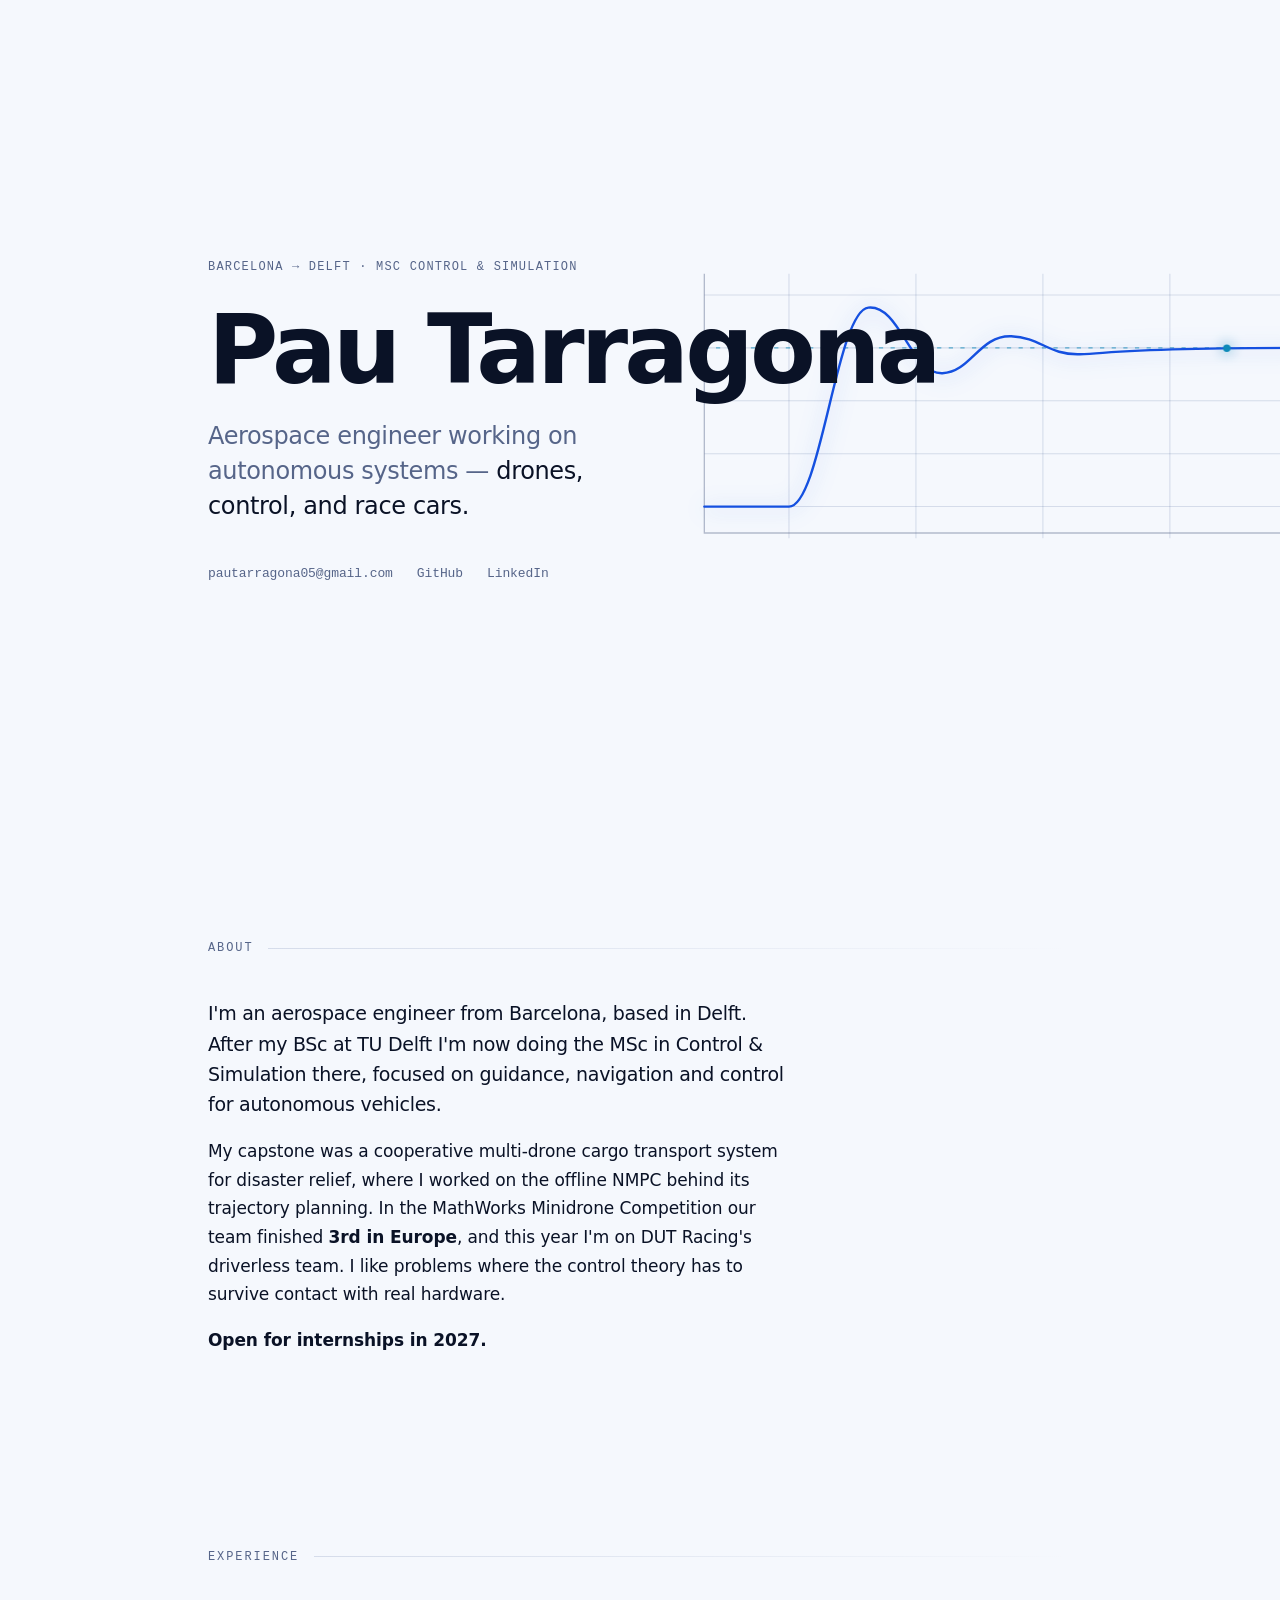
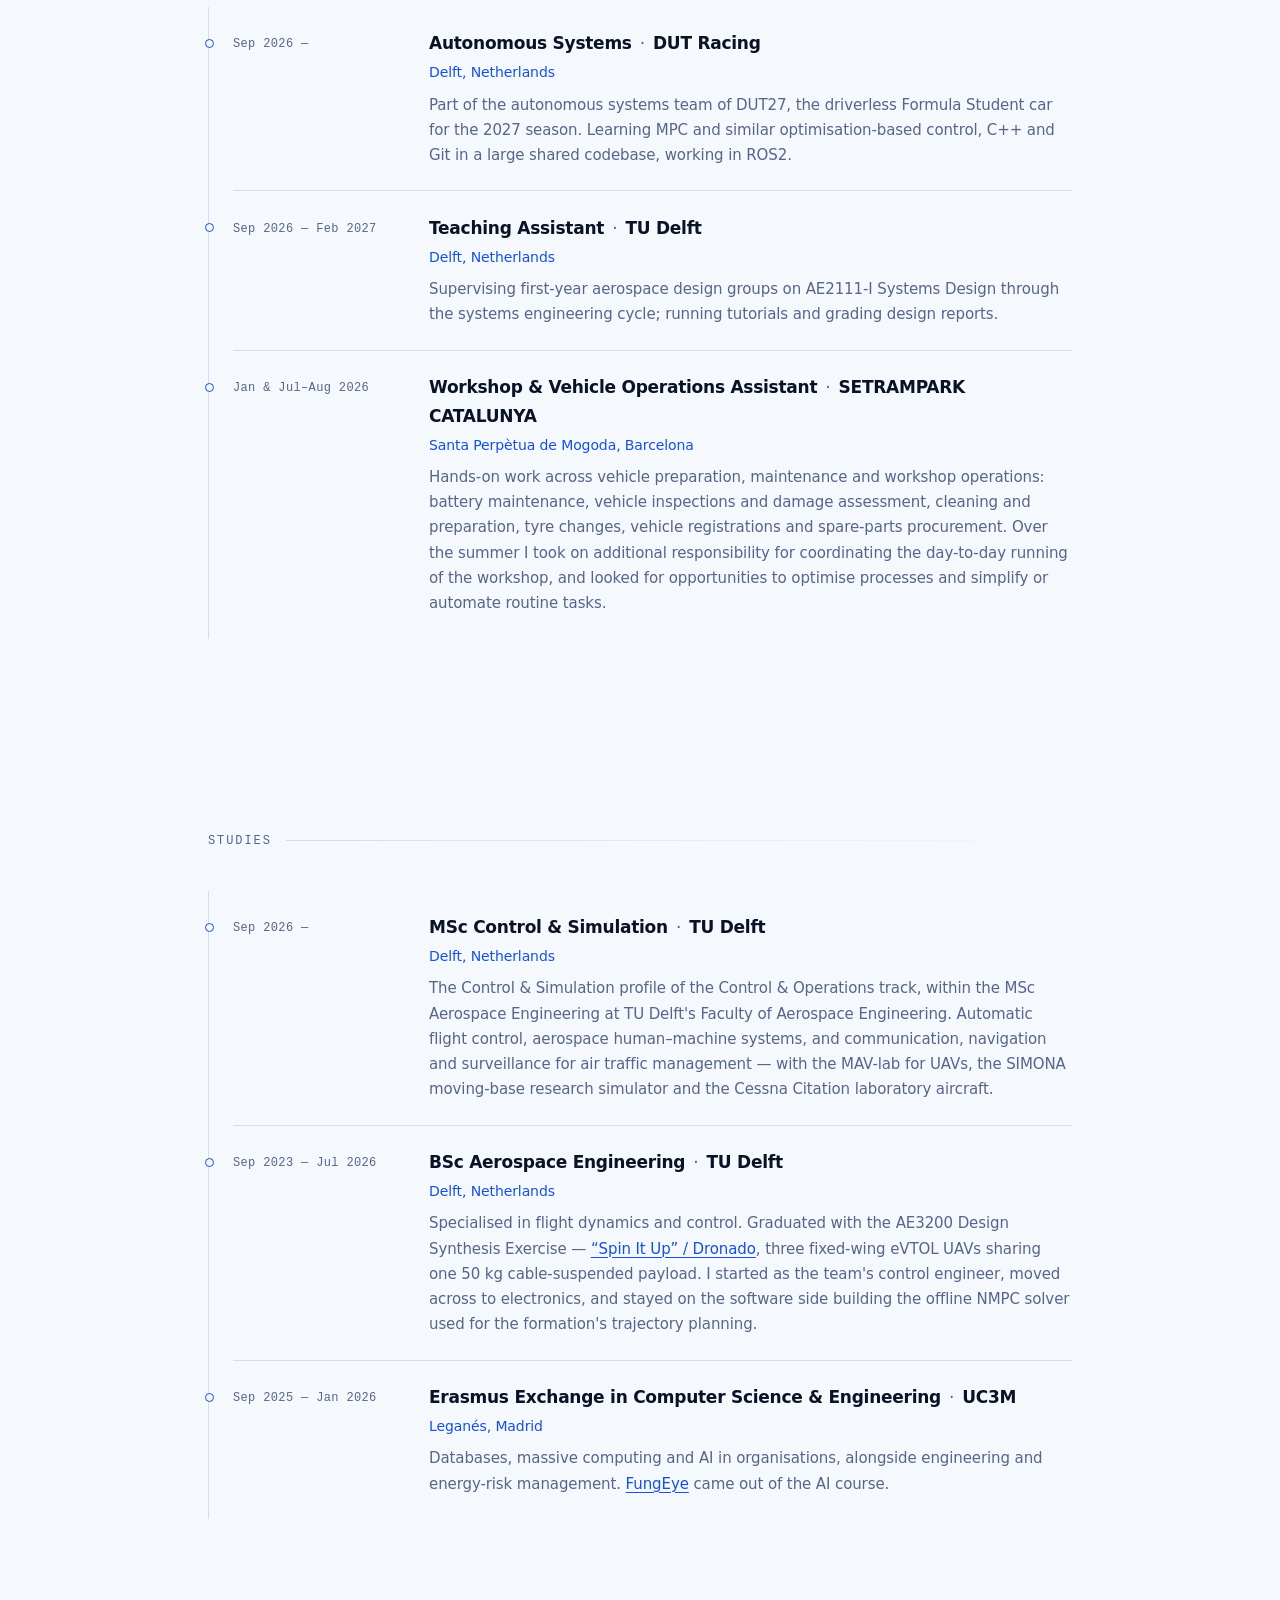
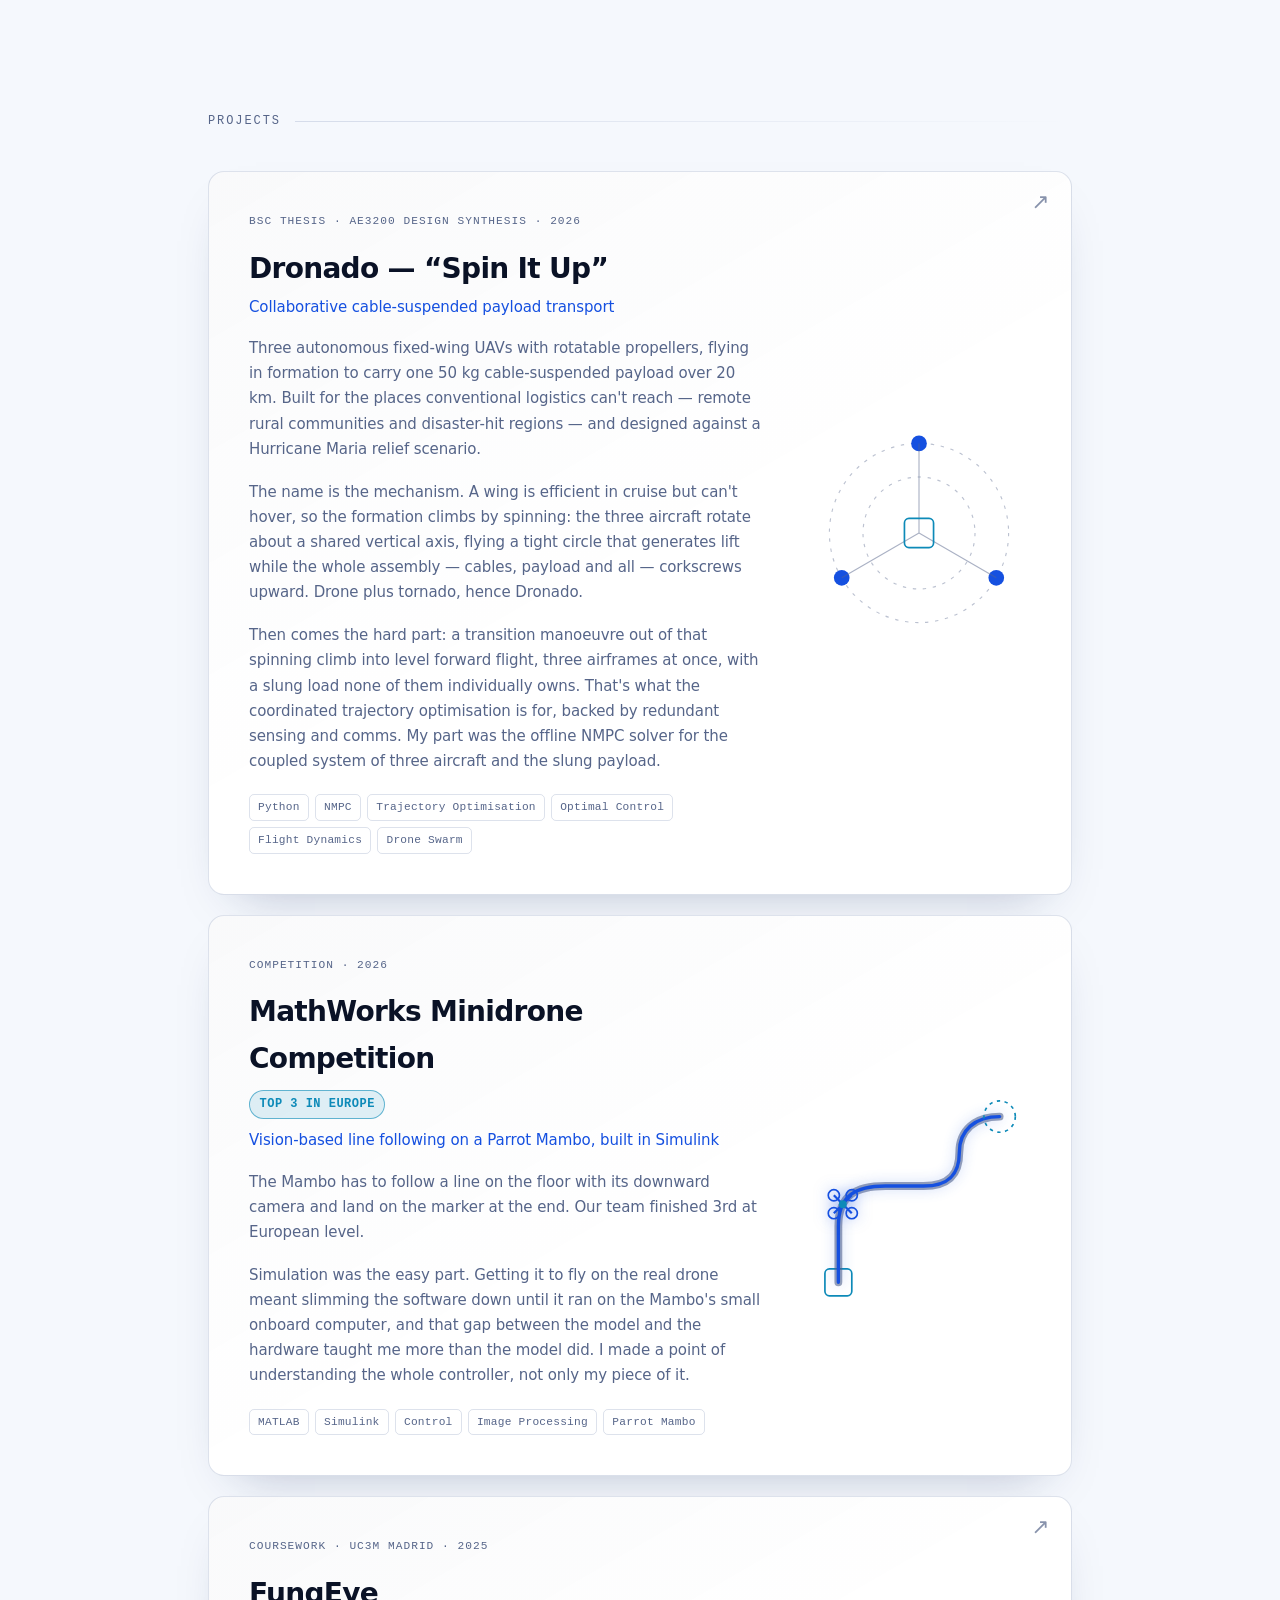
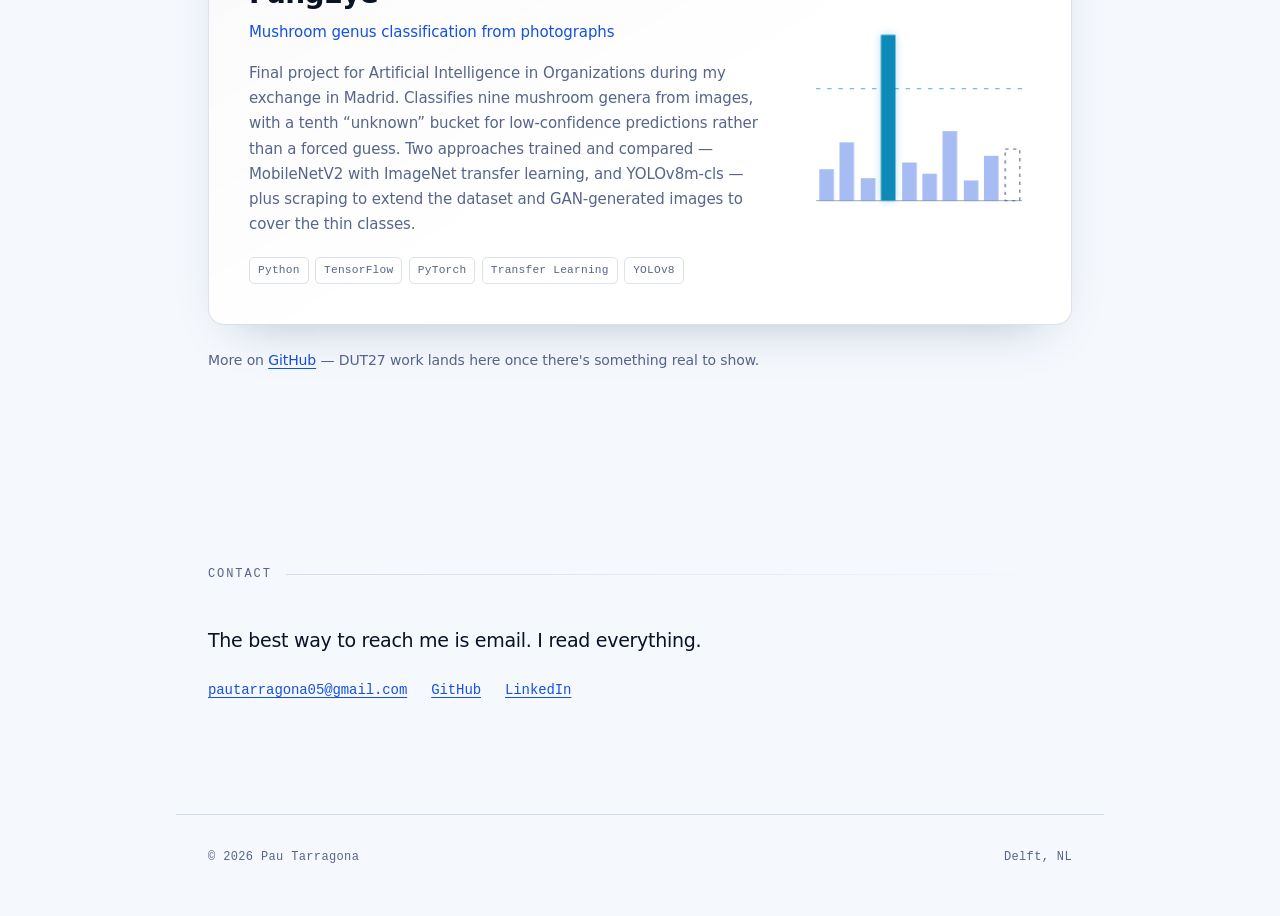
<file: index.html>
<!DOCTYPE html>
<html lang="en">
<head>
<meta charset="utf-8">
<meta name="viewport" content="width=device-width, initial-scale=1">
<meta name="theme-color" content="#070b14">

<!-- ─── SEO ─── -->
<title>Pau Tarragona — Aerospace engineer, autonomous systems</title>
<meta name="description" content="Aerospace engineer from Barcelona, based in Delft. MSc Control &amp; Simulation at TU Delft — guidance, navigation and control for drones and driverless race cars.">
<link rel="canonical" href="https://pautarragona.github.io/homepage/">
<meta name="author" content="Pau Tarragona">
<meta name="robots" content="index, follow">

<!-- Google Search Console ownership proof - do not remove, verification
     is re-checked periodically and the property is lost without it -->
<meta name="google-site-verification" content="S9X0EAer9XW808JEk_vujerj4-bXDna1FoiSO4PD92Q">

<meta property="og:type" content="profile">
<meta property="og:title" content="Pau Tarragona — Aerospace engineer, autonomous systems">
<meta property="og:description" content="Aerospace engineer from Barcelona, based in Delft. GNC for drones and driverless race cars.">
<meta property="og:url" content="https://pautarragona.github.io/homepage/">
<meta name="twitter:card" content="summary">
<!-- Add a 1200x630 preview.png to the repo root, then uncomment these for rich link previews:
<meta property="og:image" content="https://pautarragona.github.io/homepage/preview.png">
<meta name="twitter:card" content="summary_large_image">
-->

<link rel="icon" href="data:image/svg+xml,<svg xmlns='http://www.w3.org/2000/svg' viewBox='0 0 100 100'><rect width='100' height='100' rx='22' fill='%23070b14'/><text x='50' y='72' font-size='62' font-weight='700' text-anchor='middle' fill='%233d7bff' font-family='system-ui,sans-serif'>P</text></svg>">
<link rel="stylesheet" href="style.css?v=2026-11-06">
<!-- Scroll reveals start hidden; without JS they would never appear -->
<noscript><style>.reveal{opacity:1;transform:none}.sm-bar{transform:scaleY(1)}</style></noscript>

<script type="application/ld+json">
{
  "@context": "https://schema.org",
  "@type": "Person",
  "name": "Pau Tarragona",
  "url": "https://pautarragona.github.io/homepage/",
  "jobTitle": "Aerospace Engineer",
  "description": "Aerospace engineer working on guidance, navigation and control for autonomous vehicles — drones and driverless race cars.",
  "birthPlace": "Barcelona, Spain",
  "homeLocation": { "@type": "Place", "name": "Delft, Netherlands" },
  "alumniOf": [
    { "@type": "CollegeOrUniversity", "name": "Delft University of Technology" },
    { "@type": "CollegeOrUniversity", "name": "Universidad Carlos III de Madrid" }
  ],
  "knowsAbout": ["Guidance Navigation and Control", "Flight Dynamics", "Control Theory", "Autonomous Systems", "Unmanned Aerial Vehicles", "Systems Engineering", "Trajectory Optimisation", "Optimal Control", "Computer Vision", "Machine Learning"],
  "sameAs": [
    "https://github.com/pautarragona",
    "https://www.linkedin.com/in/pautarragona/"
  ]
}
</script>
</head>

<body>
<a class="skip" href="#main">Skip to content</a>

<!-- Sticky bar, fades in once you scroll past the hero -->
<div class="topbar" id="topbar">
  <div class="wrap topbar-in">
    <a class="topbar-name" href="#top">Pau Tarragona</a>
    <nav aria-label="Sections">
      <a href="#about">About</a>
      <a href="#experience">Experience</a>
      <a href="#studies">Studies</a>
      <a href="#projects">Projects</a>
      <a href="#contact">Contact</a>
    </nav>
  </div>
</div>

<header class="hero" id="top">
  <!-- Step response of an underdamped second-order system: the plot every
       control course opens with. Draws itself once, then rests at setpoint. -->
  <div class="hero-bg" aria-hidden="true">
    <svg class="plot" viewBox="0 0 620 300" preserveAspectRatio="xMidYMid meet">
      <g class="plot-grid">
        <path d="M40 40 H600 M40 90 H600 M40 140 H600 M40 190 H600 M40 240 H600"/>
        <path d="M120 20 V270 M240 20 V270 M360 20 V270 M480 20 V270"/>
      </g>
      <path class="axis" d="M40 20 V265 H600"/>
      <path class="setpoint" d="M40 90 H600"/>
      <path class="response" id="resp" pathLength="1000"
            d="M40 240 L120 240 C150 240 165 55 195 52 C225 49 235 115 265 114
               C292 113 300 78 330 79 C358 80 365 97 395 96 C425 95 440 90 600 90"/>
      <circle class="tracer" r="3.5" cx="0" cy="0">
        <animateMotion dur="2.6s" begin="0.4s" fill="freeze" calcMode="spline"
                       keyPoints="0;1" keyTimes="0;1" keySplines="0.3 0 0.2 1">
          <mpath href="#resp" xlink:href="#resp"/>
        </animateMotion>
      </circle>
    </svg>
  </div>

  <div class="wrap hero-in">
    <p class="eyebrow rise" style="--d:0ms">
      Barcelona → Delft · MSc Control &amp; Simulation
    </p>

    <h1 class="name rise" style="--d:80ms">
      <span>Pau</span> <span>Tarragona</span>
    </h1>

    <p class="tagline rise" style="--d:180ms">
      Aerospace engineer working on autonomous systems —
      <em>drones, control, and race cars.</em>
    </p>

    <p class="hero-links rise" style="--d:280ms">
      <a class="mailto" data-u="pautarragona05" data-d="gmail.com">Email</a>
      <a href="https://github.com/pautarragona" rel="me">GitHub</a>
      <a href="https://www.linkedin.com/in/pautarragona/" rel="me">LinkedIn</a>
    </p>
  </div>
</header>

<main id="main">

  <section id="about" class="wrap reveal">
    <h2>About</h2>
    <div class="prose">
      <p class="lede">
        I'm an aerospace engineer from Barcelona, based in Delft. After my BSc at TU Delft
        I'm now doing the MSc in Control &amp; Simulation there, focused on guidance,
        navigation and control for autonomous vehicles.
      </p>
      <p>
        My capstone was a cooperative multi-drone cargo transport system for disaster
        relief, where I worked on the offline NMPC behind its trajectory planning. In the
        MathWorks Minidrone Competition our team finished <strong>3rd in Europe</strong>,
        and this year I'm on DUT Racing's driverless team. I like problems where the control
        theory has to survive contact with real hardware.
      </p>
      <p>
        <strong>Open for internships in 2027.</strong>
      </p>
      <!-- Drop cv.pdf in the repo root, then delete these two comment lines to switch the button on.
      <p class="actions">
        <a class="btn btn-quiet" href="cv.pdf">Download CV</a>
      </p>
      -->
    </div>
  </section>

  <section id="experience" class="wrap reveal">
    <h2>Experience</h2>
    <ol class="timeline">

      <li class="entry">
        <div class="when">Sep 2026 —</div>
        <div class="what">
          <h3>Autonomous Systems <span class="at">·</span> DUT Racing</h3>
          <p class="org">Delft, Netherlands</p>
          <p>Part of the autonomous systems team of DUT27, the driverless Formula Student
             car for the 2027 season. Learning MPC and similar optimisation-based control,
             C++ and Git in a large shared codebase, working in ROS2.</p>
        </div>
      </li>

      <li class="entry">
        <div class="when">Sep 2026 — Feb 2027</div>
        <div class="what">
          <h3>Teaching Assistant <span class="at">·</span> TU Delft</h3>
          <p class="org">Delft, Netherlands</p>
          <p>Supervising first-year aerospace design groups on AE2111-I Systems Design
             through the systems engineering cycle; running tutorials and grading design
             reports.</p>
        </div>
      </li>

      <li class="entry">
        <div class="when">Jan &amp; Jul–Aug 2026</div>
        <div class="what">
          <h3>Workshop &amp; Vehicle Operations Assistant <span class="at">·</span> SETRAMPARK CATALUNYA</h3>
          <p class="org">Santa Perpètua de Mogoda, Barcelona</p>
          <p>Hands-on work across vehicle preparation, maintenance and workshop operations:
             battery maintenance, vehicle inspections and damage assessment, cleaning and
             preparation, tyre changes, vehicle registrations and spare-parts procurement.
             Over the summer I took on additional responsibility for coordinating the
             day-to-day running of the workshop, and looked for opportunities to optimise
             processes and simplify or automate routine tasks.</p>
        </div>
      </li>

    </ol>
  </section>

  <section id="studies" class="wrap reveal">
    <h2>Studies</h2>
    <ol class="timeline">

      <li class="entry">
        <div class="when">Sep 2026 —</div>
        <div class="what">
          <h3>MSc Control &amp; Simulation <span class="at">·</span> TU Delft</h3>
          <p class="org">Delft, Netherlands</p>
          <p>The Control &amp; Simulation profile of the Control &amp; Operations track, within
             the MSc Aerospace Engineering at TU Delft's Faculty of Aerospace Engineering.
             Automatic flight control, aerospace human–machine systems, and communication,
             navigation and surveillance for air traffic management — with the MAV-lab for
             UAVs, the SIMONA moving-base research simulator and the Cessna Citation
             laboratory aircraft.</p>
        </div>
      </li>

      <li class="entry">
        <div class="when">Sep 2023 — Jul 2026</div>
        <div class="what">
          <h3>BSc Aerospace Engineering <span class="at">·</span> TU Delft</h3>
          <p class="org">Delft, Netherlands</p>
          <p>Specialised in flight dynamics and control. Graduated with the AE3200
             Design Synthesis Exercise —
             <a href="#projects">“Spin It Up” / Dronado</a>, three fixed-wing eVTOL UAVs
             sharing one 50 kg cable-suspended payload. I started as the team's control
             engineer, moved across to electronics, and stayed on the software side
             building the offline NMPC solver used for the formation's trajectory
             planning.</p>
        </div>
      </li>

      <li class="entry">
        <div class="when">Sep 2025 — Jan 2026</div>
        <div class="what">
          <h3>Erasmus Exchange in Computer Science &amp; Engineering <span class="at">·</span> UC3M</h3>
          <p class="org">Leganés, Madrid</p>
          <p>Databases, massive computing and AI in organisations, alongside engineering
             and energy-risk management. <a href="#projects">FungEye</a> came out of the
             AI course.</p>
        </div>
      </li>

    </ol>
  </section>

  <section id="projects" class="wrap reveal">
    <h2>Projects</h2>

    <a class="feature" href="https://repository.tudelft.nl/record/uuid:f880d193-b643-47dd-b23a-5ad3ee7a9749">
      <span class="go" aria-hidden="true">↗</span>
      <div class="feature-body">
        <p class="kicker">BSc Thesis · AE3200 Design Synthesis · 2026</p>
        <h3>Dronado — “Spin It Up”</h3>
        <p class="sub">Collaborative cable-suspended payload transport</p>
        <p>
          Three autonomous fixed-wing UAVs with rotatable propellers, flying in formation to
          carry one 50 kg cable-suspended payload over 20 km. Built for the places
          conventional logistics can't reach — remote rural communities and disaster-hit
          regions — and designed against a Hurricane Maria relief scenario.
        </p>
        <p>
          The name is the mechanism. A wing is efficient in cruise but can't hover, so the
          formation climbs by spinning: the three aircraft rotate about a shared vertical
          axis, flying a tight circle that generates lift while the whole assembly — cables,
          payload and all — corkscrews upward. Drone plus tornado, hence Dronado.
        </p>
        <p>
          Then comes the hard part: a transition manoeuvre out of that spinning climb into
          level forward flight, three airframes at once, with a slung load none of them
          individually owns. That's what the coordinated trajectory optimisation is for,
          backed by redundant sensing and comms. My part was the offline NMPC solver for
          the coupled system of three aircraft and the slung payload.
        </p>
        <ul class="tags">
          <li>Python</li><li>NMPC</li><li>Trajectory Optimisation</li>
          <li>Optimal Control</li><li>Flight Dynamics</li><li>Drone Swarm</li>
        </ul>
      </div>
      <div class="feature-art" aria-hidden="true">
        <!-- Three drones orbiting a shared load -->
        <svg viewBox="0 0 200 200">
          <circle class="orbit" cx="100" cy="100" r="80"/>
          <circle class="orbit orbit-2" cx="100" cy="100" r="50"/>
          <g class="rotor">
            <circle class="node" cx="100" cy="20"  r="7"/>
            <circle class="node" cx="31"  cy="140" r="7"/>
            <circle class="node" cx="169" cy="140" r="7"/>
            <path class="tether" d="M100 20 L100 100 M31 140 L100 100 M169 140 L100 100"/>
          </g>
          <rect class="load" x="87" y="87" width="26" height="26" rx="4"/>
        </svg>
      </div>
    </a>

    <div class="feature">
      <div class="feature-body">
        <p class="kicker">Competition · 2026</p>
        <h3>MathWorks Minidrone Competition</h3>
        <p class="badge-row"><span class="badge">Top 3 in Europe</span></p>
        <p class="sub">Vision-based line following on a Parrot Mambo, built in Simulink</p>
        <p>
          The Mambo has to follow a line on the floor with its downward camera and land on
          the marker at the end. Our team finished 3rd at European level.
        </p>
        <p>
          Simulation was the easy part. Getting it to fly on the real drone meant slimming
          the software down until it ran on the Mambo's small onboard computer, and that
          gap between the model and the hardware taught me more than the model did. I made
          a point of understanding the whole controller, not only my piece of it.
        </p>
        <ul class="tags">
          <li>MATLAB</li><li>Simulink</li><li>Control</li><li>Image Processing</li><li>Parrot Mambo</li>
        </ul>
      </div>
      <div class="feature-art" aria-hidden="true">
        <!-- Top-down view of the line track. The quadrotor flies it once,
             tracing the line in accent colour, then sits on the landing marker.
             Colours are also set as attributes so the drawing never falls back
             to plain black if the stylesheet is stale. -->
        <svg viewBox="0 0 200 200">
          <rect class="md-pad" x="16" y="166" width="24" height="24" rx="4"
                fill="none" stroke="#7fe4ff" stroke-width="1.5"/>
          <path class="md-track" id="md-path" fill="none" stroke="#5b6a8a" stroke-width="7"
                stroke-linecap="round" stroke-linejoin="round"
                d="M28 178 V128 C28 100 44 92 70 92 H104 C128 92 136 80 136 62 C136 42 150 30 172 30"/>
          <path class="md-flown" pathLength="1000" fill="none" stroke="#3d7bff" stroke-width="3"
                stroke-linecap="round" stroke-linejoin="round"
                d="M28 178 V128 C28 100 44 92 70 92 H104 C128 92 136 80 136 62 C136 42 150 30 172 30"/>
          <circle class="md-land" cx="172" cy="30" r="14" fill="none" stroke="#7fe4ff"
                  stroke-width="1.5" stroke-dasharray="3 4"/>
          <g class="md-drone md-static" transform="translate(172 30)">
            <path class="md-arm" d="M-8 -8 L8 8 M-8 8 L8 -8" stroke="#3d7bff" stroke-width="2"/>
            <circle class="md-rotor" cx="-8" cy="-8" r="5" fill="none" stroke="#3d7bff" stroke-width="1.5"/>
            <circle class="md-rotor" cx="8"  cy="-8" r="5" fill="none" stroke="#3d7bff" stroke-width="1.5"/>
            <circle class="md-rotor" cx="-8" cy="8"  r="5" fill="none" stroke="#3d7bff" stroke-width="1.5"/>
            <circle class="md-rotor" cx="8"  cy="8"  r="5" fill="none" stroke="#3d7bff" stroke-width="1.5"/>
            <circle class="md-body" r="3.5" fill="#7fe4ff"/>
          </g>
          <g class="md-drone md-moving">
            <path class="md-arm" d="M-8 -8 L8 8 M-8 8 L8 -8" stroke="#3d7bff" stroke-width="2"/>
            <circle class="md-rotor" cx="-8" cy="-8" r="5" fill="none" stroke="#3d7bff" stroke-width="1.5"/>
            <circle class="md-rotor" cx="8"  cy="-8" r="5" fill="none" stroke="#3d7bff" stroke-width="1.5"/>
            <circle class="md-rotor" cx="-8" cy="8"  r="5" fill="none" stroke="#3d7bff" stroke-width="1.5"/>
            <circle class="md-rotor" cx="8"  cy="8"  r="5" fill="none" stroke="#3d7bff" stroke-width="1.5"/>
            <circle class="md-body" r="3.5" fill="#7fe4ff"/>
            <animateMotion dur="5s" begin="0s" fill="freeze" calcMode="spline"
                           keyPoints="0;0;1" keyTimes="0;0.2;1"
                           keySplines="0 0 1 1;0.4 0 0.2 1">
              <mpath href="#md-path" xlink:href="#md-path"/>
            </animateMotion>
          </g>
        </svg>
      </div>
    </div>

    <a class="feature" href="https://github.com/pautarragona/FungEye">
      <span class="go" aria-hidden="true">↗</span>
      <div class="feature-body">
        <p class="kicker">Coursework · UC3M Madrid · 2025</p>
        <h3>FungEye</h3>
        <p class="sub">Mushroom genus classification from photographs</p>
        <p>
          Final project for Artificial Intelligence in Organizations during my exchange in
          Madrid. Classifies nine mushroom genera from images, with a tenth “unknown” bucket
          for low-confidence predictions rather than a forced guess. Two approaches trained
          and compared — MobileNetV2 with ImageNet transfer learning, and YOLOv8m-cls — plus
          scraping to extend the dataset and GAN-generated images to cover the thin classes.
        </p>
        <ul class="tags">
          <li>Python</li><li>TensorFlow</li><li>PyTorch</li><li>Transfer Learning</li><li>YOLOv8</li>
        </ul>
      </div>
      <div class="feature-art" aria-hidden="true">
        <!-- Class probabilities over ten buckets: nine genera plus "unknown".
             One clears the confidence threshold; the dashed bar is the
             unknown bucket that catches everything that doesn't. -->
        <svg viewBox="0 0 200 200">
          <path class="sm-axis"   d="M8 180 H192"/>
          <path class="sm-thresh" d="M8 80 H192"/>
          <g class="softmax">
            <rect class="sm-bar" style="--i:0" x="11"  y="152" width="13" height="28"/>
            <rect class="sm-bar" style="--i:1" x="29"  y="128" width="13" height="52"/>
            <rect class="sm-bar" style="--i:2" x="48"  y="160" width="13" height="20"/>
            <rect class="sm-bar win" style="--i:3" x="66" y="32" width="13" height="148"/>
            <rect class="sm-bar" style="--i:4" x="85"  y="146" width="13" height="34"/>
            <rect class="sm-bar" style="--i:5" x="103" y="156" width="13" height="24"/>
            <rect class="sm-bar" style="--i:6" x="121" y="118" width="13" height="62"/>
            <rect class="sm-bar" style="--i:7" x="140" y="162" width="13" height="18"/>
            <rect class="sm-bar" style="--i:8" x="158" y="140" width="13" height="40"/>
            <rect class="sm-bar sm-unknown" style="--i:9" x="177" y="134" width="13" height="46"/>
          </g>
        </svg>
      </div>
    </a>

    <p class="more">
      More on <a href="https://github.com/pautarragona">GitHub</a> — DUT27 work lands here
      once there's something real to show.
    </p>
  </section>

  <section id="contact" class="wrap reveal">
    <h2>Contact</h2>
    <div class="prose">
      <p class="lede">The best way to reach me is email. I read everything.</p>
      <ul class="links">
        <li><a class="mailto" data-u="pautarragona05" data-d="gmail.com">Email</a></li>
        <li><a href="https://github.com/pautarragona" rel="me">GitHub</a></li>
        <li><a href="https://www.linkedin.com/in/pautarragona/" rel="me">LinkedIn</a></li>
      </ul>
    </div>
  </section>

</main>

<footer class="wrap">
  <p>© <span id="year">2026</span> Pau Tarragona</p>
  <p>Delft, NL</p>
</footer>

<script>
document.getElementById('year').textContent = new Date().getFullYear();

/* The address is assembled at runtime and never appears in the HTML
   source, so the crawlers that harvest mailto: links find nothing. */
document.querySelectorAll('.mailto').forEach(el => {
  const addr = el.dataset.u + '@' + el.dataset.d;
  el.href = 'mailto:' + addr;
  el.textContent = addr;
});

const still = matchMedia('(prefers-reduced-motion: reduce)').matches;

/* Reveal sections as they enter the viewport */
if ('IntersectionObserver' in window && !still) {
  const io = new IntersectionObserver((entries) => {
    for (const e of entries) {
      if (e.isIntersecting) { e.target.classList.add('in'); io.unobserve(e.target); }
    }
  }, { rootMargin: '0px 0px -12% 0px' });
  document.querySelectorAll('.reveal').forEach(el => io.observe(el));
} else {
  document.querySelectorAll('.reveal').forEach(el => el.classList.add('in'));
}

/* Sticky bar appears once the hero is behind you */
const topbar = document.getElementById('topbar');
const onScroll = () => topbar.classList.toggle('show', window.scrollY > 260);
addEventListener('scroll', onScroll, { passive: true });
onScroll();

</script>
</body>
</html>
</file>
<file: style.css>
/* ══ Pau Tarragona — personal site ══════════════════════════════
   Everything is driven by the tokens below. Change --accent and
   the buttons, links, timeline, plot and diagram all follow.     */

:root {
  --bg:      #060a13;
  --bg-2:    #0a1020;
  --surface: rgba(255, 255, 255, .028);
  --ink:     #e9eefb;
  --muted:   #8a99b8;
  --rule:    rgba(140, 170, 255, .14);
  --accent:  #3d7bff;
  --ice:     #7fe4ff;
  --shadow:  0 22px 60px -28px rgba(0, 0, 0, .9);

  --sans: ui-sans-serif, system-ui, -apple-system, "Segoe UI Variable Text",
          "Segoe UI", Inter, Roboto, Helvetica, Arial, sans-serif;
  --mono: ui-monospace, "Cascadia Mono", "SF Mono", Menlo, Consolas, monospace;

  --page:    58rem;
  --measure: 36rem;
  --ease:    cubic-bezier(.22, .61, .36, 1);
}

@media (prefers-color-scheme: light) {
  :root {
    --bg:      #f5f8fd;
    --bg-2:    #ffffff;
    --surface: rgba(10, 30, 80, .025);
    --ink:     #0a1226;
    --muted:   #566589;
    --rule:    rgba(20, 50, 120, .14);
    --accent:  #1550e0;
    --ice:     #0d8ab8;
    --shadow:  0 22px 50px -30px rgba(20, 40, 90, .35);
  }
}

*, *::before, *::after { box-sizing: border-box; }

html {
  -webkit-text-size-adjust: 100%;
  scroll-behavior: smooth;
  scroll-padding-top: 5rem;
}

body {
  margin: 0;
  background: var(--bg);
  color: var(--ink);
  font-family: var(--sans);
  font-size: 1.0625rem;
  line-height: 1.68;
  letter-spacing: -0.006em;
  -webkit-font-smoothing: antialiased;
  overflow-x: hidden;
}

.wrap {
  width: 100%;
  max-width: var(--page);
  margin-inline: auto;
  padding-inline: clamp(1.25rem, 5vw, 2rem);
}

.skip { position: absolute; left: -9999px; }
.skip:focus {
  left: 1rem; top: 1rem; z-index: 99;
  background: var(--accent); color: #fff;
  padding: .55rem 1rem; border-radius: 8px;
}

:focus-visible { outline: 2px solid var(--accent); outline-offset: 3px; border-radius: 3px; }

/* ══ Sticky bar ═════════════════════════════════════════════════ */

.topbar {
  position: fixed;
  inset: 0 0 auto 0;
  z-index: 50;
  background: color-mix(in srgb, var(--bg) 78%, transparent);
  backdrop-filter: blur(14px) saturate(150%);
  border-bottom: 1px solid transparent;
  transform: translateY(-102%);
  opacity: 0;
  transition: transform .45s var(--ease), opacity .3s linear, border-color .45s linear;
}
.topbar.show { transform: none; opacity: 1; border-bottom-color: var(--rule); }

.topbar-in {
  display: flex; align-items: center; justify-content: space-between;
  gap: 1rem; height: 3.5rem;
}
.topbar-name {
  font-weight: 600; font-size: .9375rem; letter-spacing: -0.015em;
  color: var(--ink); text-decoration: none;
}
.topbar nav { display: flex; gap: 1.35rem; }
.topbar nav a {
  position: relative;
  font-family: var(--mono);
  font-size: .75rem; letter-spacing: .04em;
  color: var(--muted); text-decoration: none;
  padding-block: .35rem;
}
.topbar nav a::after {
  content: ""; position: absolute; left: 0; right: 0; bottom: 0; height: 1px;
  background: var(--accent);
  transform: scaleX(0); transform-origin: left;
  transition: transform .32s var(--ease);
}
.topbar nav a:hover { color: var(--ink); }
.topbar nav a:hover::after { transform: scaleX(1); }

/* five items no longer fit alongside the name below this */
@media (max-width: 40rem) { .topbar nav { display: none; } }

/* ══ Hero ═══════════════════════════════════════════════════════ */

.hero {
  position: relative;
  min-height: 90svh;
  display: flex; flex-direction: column; justify-content: center;
  padding-block: 7rem 5rem;
  overflow: hidden;
  isolation: isolate;
}

.hero-bg { position: absolute; inset: 0; z-index: -1; pointer-events: none; }

/* ── Step response plot ──
   Underdamped second-order system settling to setpoint. The curve draws
   itself once and the tracer rides the leading edge, so the easing here
   must match the animateMotion keySplines in the markup. */

.plot {
  position: absolute;
  top: 50%; right: -3%;
  transform: translateY(-48%);
  width: min(60%, 41rem);
  height: auto;
  overflow: visible;
}

.plot-grid path { fill: none; stroke: var(--rule); stroke-width: 1; }

.axis {
  fill: none;
  stroke: color-mix(in srgb, var(--muted) 42%, transparent);
  stroke-width: 1.25;
}

.setpoint {
  fill: none;
  stroke: color-mix(in srgb, var(--ice) 65%, transparent);
  stroke-width: 1.25;
  stroke-dasharray: 4 7;
}

.response {
  fill: none;
  stroke: var(--accent);
  stroke-width: 2.25;
  stroke-linecap: round;
  stroke-linejoin: round;
  /* pathLength="1000" in the markup makes this exact, whatever the geometry */
  stroke-dasharray: 1000;
  stroke-dashoffset: 1000;
  animation: draw 2.6s .4s cubic-bezier(.3, 0, .2, 1) forwards;
  filter: drop-shadow(0 2px 10px color-mix(in srgb, var(--accent) 35%, transparent));
}
@keyframes draw { to { stroke-dashoffset: 0; } }

.tracer {
  fill: var(--ice);
  filter: drop-shadow(0 0 6px var(--ice));
  animation: fade-in .5s .4s both;
}
@keyframes fade-in { from { opacity: 0; } to { opacity: 1; } }

@media (max-width: 52rem) {
  .plot {
    top: auto; bottom: 5%; right: -18%;
    transform: none;
    width: 118%;
    opacity: .4;
  }
}

/* ── hero content ── */

.hero-in { position: relative; }

.eyebrow {
  font-family: var(--mono);
  font-size: .75rem; letter-spacing: .1em; text-transform: uppercase;
  color: var(--muted);
  margin: 0 0 1.75rem;
}

.name {
  font-size: clamp(3rem, 11vw, 6rem);
  font-weight: 680;
  line-height: .94;
  letter-spacing: -0.04em;
  margin: 0 0 1.5rem;
}
.name span { display: inline-block; }

.tagline {
  font-size: clamp(1.125rem, 2.6vw, 1.5rem);
  line-height: 1.45;
  color: var(--muted);
  max-width: 30ch;
  margin: 0 0 2.5rem;
  letter-spacing: -0.015em;
}
.tagline em { color: var(--ink); font-style: normal; }

.hero-links {
  display: flex; flex-wrap: wrap;
  gap: .4rem 1.5rem;
  font-family: var(--mono);
  font-size: .8125rem;
  margin: 0;
}
.hero-links a { color: var(--muted); text-decoration: none; }
.hero-links a:hover { color: var(--accent); text-decoration: underline; }

/* entrance */
.rise { animation: rise .85s var(--ease) both; animation-delay: var(--d, 0ms); }
@keyframes rise {
  from { opacity: 0; transform: translateY(16px); filter: blur(6px); }
  to   { opacity: 1; transform: none; filter: none; }
}

/* ══ Buttons ════════════════════════════════════════════════════ */

.actions { display: flex; flex-wrap: wrap; gap: .7rem; }

.btn {
  display: inline-block;
  padding: .65rem 1.4rem;
  border-radius: 999px;
  border: 1px solid var(--accent);
  background: var(--accent);
  color: #fff;
  font-size: .9375rem; font-weight: 500;
  text-decoration: none;
  box-shadow: 0 8px 24px -12px var(--accent);
  transition: transform .22s var(--ease), box-shadow .22s var(--ease), background .22s linear;
}
.btn:hover { transform: translateY(-2px); box-shadow: 0 14px 30px -12px var(--accent); }
.btn:active { transform: translateY(0); }

.btn-quiet {
  background: transparent;
  color: var(--ink);
  border-color: var(--rule);
  box-shadow: none;
}
.btn-quiet:hover {
  border-color: var(--accent);
  color: var(--accent);
  box-shadow: none;
}

/* ══ Sections ═══════════════════════════════════════════════════ */

main { padding-block: 2rem 1rem; }
section { padding-block: clamp(3.5rem, 9vw, 6rem); }

h2 {
  display: flex; align-items: center; gap: .9rem;
  font-family: var(--mono);
  font-size: .75rem; font-weight: 500;
  letter-spacing: .16em; text-transform: uppercase;
  color: var(--muted);
  margin: 0 0 2.5rem;
}
h2::after {
  content: ""; flex: 1; height: 1px;
  background: linear-gradient(to right, var(--rule), transparent);
}

h3 {
  font-size: 1.0625rem; font-weight: 600;
  letter-spacing: -0.015em;
  margin: 0 0 .2rem;
}

p { margin: 0 0 1.1rem; }
.prose { max-width: var(--measure); }
.prose p:last-child { margin-bottom: 0; }

.lede {
  font-size: 1.1875rem;
  line-height: 1.6;
  letter-spacing: -0.015em;
}

a { color: var(--accent); text-decoration-thickness: 1px; text-underline-offset: 3px; }
a:hover { text-decoration-thickness: 2px; }

mark {
  background: color-mix(in srgb, #f5a623 22%, transparent);
  color: inherit;
  border: 1px dashed #f5a623;
  border-radius: 4px;
  padding: 0 .3rem;
  font-family: var(--mono);
  font-size: .85em;
}

/* reveal on scroll */
.reveal { opacity: 0; transform: translateY(22px); }
.reveal.in {
  opacity: 1; transform: none;
  transition: opacity .8s var(--ease), transform .8s var(--ease);
}

/* ══ Timeline ═══════════════════════════════════════════════════ */

.timeline {
  list-style: none;
  margin: 0; padding: 0 0 0 1.5rem;
  border-left: 1px solid var(--rule);
}

.entry {
  position: relative;
  display: grid;
  grid-template-columns: 10.5rem 1fr;
  gap: 1.75rem;
  padding-block: 1.4rem;
}
.entry + .entry { border-top: 1px solid var(--rule); }

.entry::before {
  content: "";
  position: absolute;
  left: calc(-1.5rem - 4.5px);
  top: 2rem;
  width: 9px; height: 9px;
  border-radius: 50%;
  background: var(--bg);
  border: 1px solid var(--accent);
  transition: background .3s var(--ease), box-shadow .3s var(--ease);
}
.entry:hover::before {
  background: var(--accent);
  box-shadow: 0 0 0 4px color-mix(in srgb, var(--accent) 18%, transparent);
}

.when {
  font-family: var(--mono);
  font-size: .75rem; letter-spacing: .03em;
  color: var(--muted);
  padding-top: .3rem;
  font-variant-numeric: tabular-nums;
}

.at { color: var(--muted); font-weight: 400; margin-inline: .15rem; }

.org {
  font-size: .875rem;
  color: var(--accent);
  margin: 0 0 .5rem;
}

.what p:last-child { margin: 0; color: var(--muted); font-size: .9375rem; }

/* entries with no .org line need the breathing room it would have given */
.what h3 + p:not(.org) { margin-top: .45rem; }

@media (max-width: 40rem) {
  .entry { grid-template-columns: 1fr; gap: .45rem; }
  .when { padding-top: 0; }
  .entry::before { top: 1.75rem; }
}

/* ══ Feature project ════════════════════════════════════════════ */

/* The whole card is the link, so it must not look like one. */
.feature {
  position: relative;
  display: grid;
  /* minmax(0,…) so the text column can actually shrink; a bare 1fr
     refuses to go below its content and reopens the dead gap */
  grid-template-columns: minmax(0, 1fr) 14rem;
  gap: 2.5rem;
  align-items: center;
  text-decoration: none;
  color: inherit;
  padding: clamp(1.5rem, 4vw, 2.5rem);
  border: 1px solid var(--rule);
  border-radius: 16px;
  background: linear-gradient(150deg, var(--surface), transparent 55%), var(--bg-2);
  box-shadow: var(--shadow);
  transition: transform .4s var(--ease), border-color .4s var(--ease);
}
.feature:hover {
  transform: translateY(-4px);
  border-color: color-mix(in srgb, var(--accent) 45%, transparent);
}

.kicker {
  font-family: var(--mono);
  font-size: .7rem; letter-spacing: .09em; text-transform: uppercase;
  color: var(--muted);
  margin: 0 0 .85rem;
}
.feature + .feature { margin-top: 1.25rem; }

.feature h3 { font-size: clamp(1.35rem, 3vw, 1.75rem); letter-spacing: -0.025em; }

/* the only hint that the card is clickable */
.go {
  position: absolute;
  top: 1.15rem; right: 1.35rem;
  font-size: 1.35rem;
  line-height: 1;
  color: var(--muted);
  opacity: .7;
  transition: opacity .3s var(--ease), transform .3s var(--ease), color .3s var(--ease);
}
.feature:hover .go {
  opacity: 1;
  color: var(--accent);
  transform: translate(2px, -2px);
}
.feature .sub {
  color: var(--accent);
  font-size: .9375rem;
  margin: 0 0 1rem;
}
/* no max-width here: the grid column sets the measure, and capping it
   again just leaves a gap between the text and the diagram */
.feature-body > p:not(.kicker):not(.sub) {
  color: var(--muted);
  font-size: .9375rem;
}

.tags {
  display: flex; flex-wrap: wrap; gap: .4rem;
  list-style: none; margin: 1.25rem 0 0; padding: 0;
}
.tags li {
  font-family: var(--mono);
  font-size: .7rem; letter-spacing: .02em;
  color: var(--muted);
  border: 1px solid var(--rule);
  border-radius: 5px;
  padding: .18rem .5rem;
}

/* the orbiting-drones diagram */
.feature-art svg { width: 100%; height: auto; display: block; }
.orbit, .rotor, .load { transform-box: view-box; transform-origin: 100px 100px; }

.orbit {
  fill: none;
  stroke: color-mix(in srgb, var(--muted) 40%, transparent);
  stroke-width: 1;
  stroke-dasharray: 3 6;
  animation: spin 40s linear infinite;
}
.orbit-2 { animation-duration: 26s; animation-direction: reverse; }
@keyframes spin { to { transform: rotate(360deg); } }

.rotor { animation: spin 22s linear infinite; }
.node {
  fill: var(--accent);
  animation: bob 3.4s ease-in-out infinite;
}
.node:nth-of-type(2) { animation-delay: -1.1s; }
.node:nth-of-type(3) { animation-delay: -2.2s; }
@keyframes bob { 50% { opacity: .45; } }

.tether { stroke: color-mix(in srgb, var(--muted) 50%, transparent); stroke-width: 1; fill: none; }
.load {
  fill: none;
  stroke: var(--ice);
  stroke-width: 1.5;
  animation: pulse 3.4s ease-in-out infinite;
}
@keyframes pulse { 50% { transform: scale(1.14); } }

/* ── FungEye: class probabilities across ten buckets ── */

.sm-axis {
  fill: none;
  stroke: color-mix(in srgb, var(--muted) 45%, transparent);
  stroke-width: 1.25;
}

.sm-thresh {
  fill: none;
  stroke: color-mix(in srgb, var(--ice) 55%, transparent);
  stroke-width: 1.25;
  stroke-dasharray: 4 6;
}

.sm-bar {
  fill: var(--accent);
  opacity: .38;
  /* fill-box, not view-box: each bar must scale from its own baseline */
  transform-box: fill-box;
  transform-origin: bottom;
  transform: scaleY(0);
}

.sm-bar.win {
  opacity: 1;
  fill: var(--ice);
  /* keep this restrained - a strong glow on a thin tall bar reads as a
     rendering artefact rather than a highlight */
  filter: drop-shadow(0 0 4px color-mix(in srgb, var(--ice) 30%, transparent));
}

.sm-unknown {
  fill: none;
  stroke: var(--muted);
  stroke-width: 1.25;
  stroke-dasharray: 3 4;
  opacity: .8;
}

/* bars grow once, when the section scrolls into view */
#projects.in .sm-bar {
  animation: rise-bar .7s var(--ease) both;
  animation-delay: calc(var(--i) * 65ms);
}
@keyframes rise-bar { to { transform: scaleY(1); } }

/* ── Minidrone: line track with a quadrotor flying it ── */

.md-track { stroke: color-mix(in srgb, var(--muted) 60%, transparent); }
.md-flown {
  stroke: var(--accent);
  stroke-dasharray: 1000;
  stroke-dashoffset: 1000;
  /* same 4 s run as the drone's motion, which starts after a 1 s hold */
  animation: draw 4s 1s cubic-bezier(.4, 0, .2, 1) forwards;
  filter: drop-shadow(0 0 6px color-mix(in srgb, var(--accent) 45%, transparent));
}
.md-land, .md-pad { stroke: var(--ice); }
.md-arm, .md-rotor { stroke: var(--accent); }
.md-body { fill: var(--ice); }
.md-drone { filter: drop-shadow(0 0 6px color-mix(in srgb, var(--accent) 50%, transparent)); }
/* the static copy only shows when motion is reduced (see the end of the file) */
.md-static { display: none; }

/* small highlight pill, used next to a project title */
.badge-row { margin: .5rem 0 .6rem; }
.badge {
  display: inline-block;
  padding: .2rem .6rem;
  border: 1px solid color-mix(in srgb, var(--ice) 60%, transparent);
  border-radius: 999px;
  background: color-mix(in srgb, var(--ice) 12%, transparent);
  color: var(--ice);
  font-family: var(--mono);
  font-size: .75rem;
  font-weight: 600;
  letter-spacing: .04em;
  text-transform: uppercase;
  white-space: nowrap;
}

.more {
  margin: 1.5rem 0 0;
  font-size: .875rem;
  color: var(--muted);
}

@media (max-width: 44rem) {
  .feature { grid-template-columns: 1fr; }
  .feature-art { max-width: 12rem; margin-inline: auto; order: -1; }
}

/* ══ Contact + footer ═══════════════════════════════════════════ */

.links {
  list-style: none; margin: 1.5rem 0 0; padding: 0;
  display: flex; flex-wrap: wrap; gap: .5rem 1.5rem;
  font-family: var(--mono); font-size: .875rem;
}

footer {
  display: flex; flex-wrap: wrap; gap: .5rem 2rem;
  justify-content: space-between;
  border-top: 1px solid var(--rule);
  padding-block: 2rem 3rem;
  color: var(--muted);
  font-family: var(--mono);
  font-size: .75rem;
  letter-spacing: .03em;
}
footer p { margin: 0; }

/* ══ Reduced motion ═════════════════════════════════════════════ */

@media (prefers-reduced-motion: reduce) {
  html { scroll-behavior: auto; }
  *, *::before, *::after {
    animation-duration: .001ms !important;
    animation-iteration-count: 1 !important;
    transition-duration: .001ms !important;
  }
  .reveal { opacity: 1; transform: none; }
  /* SMIL ignores this media query, so hide the tracer outright */
  .tracer { display: none; }
  .md-moving { display: none; }
  .md-static { display: inline; }
  .md-flown { stroke-dashoffset: 0; }
  .response { stroke-dashoffset: 0; }
}
</file>
